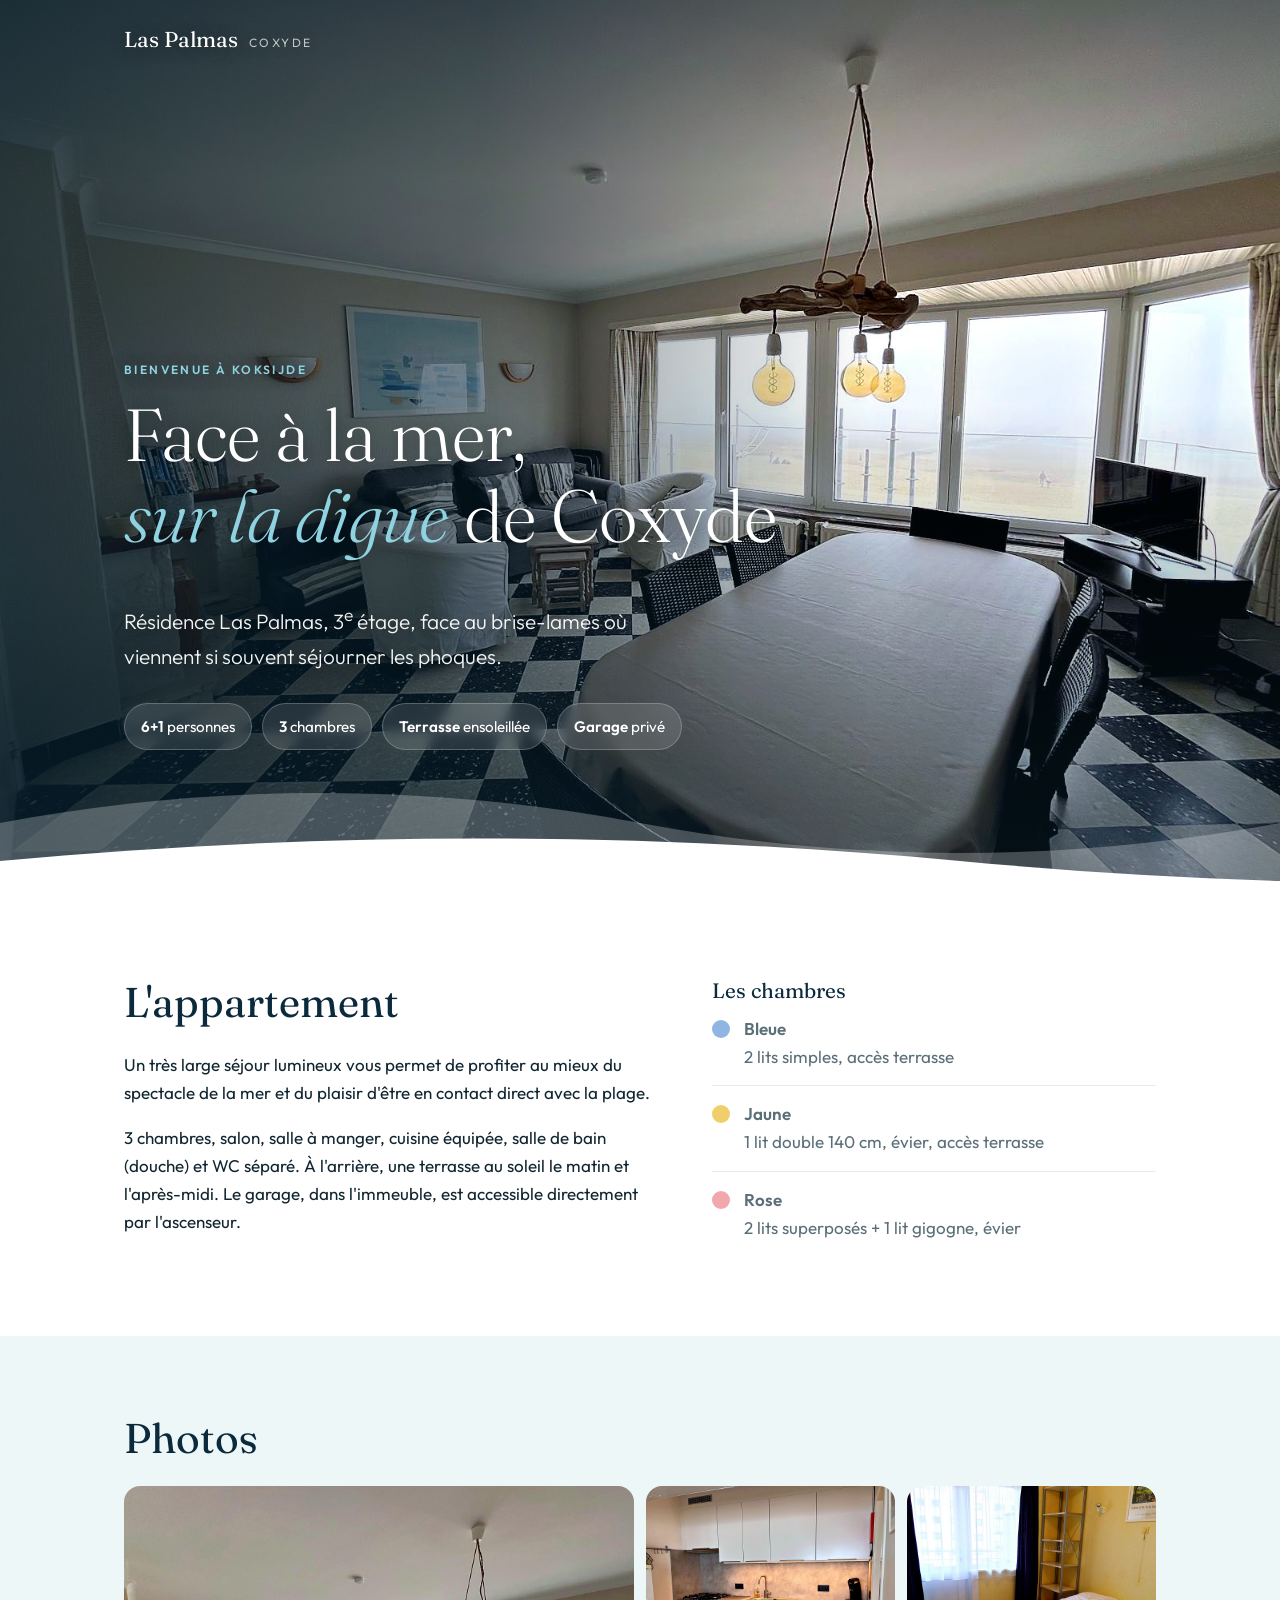
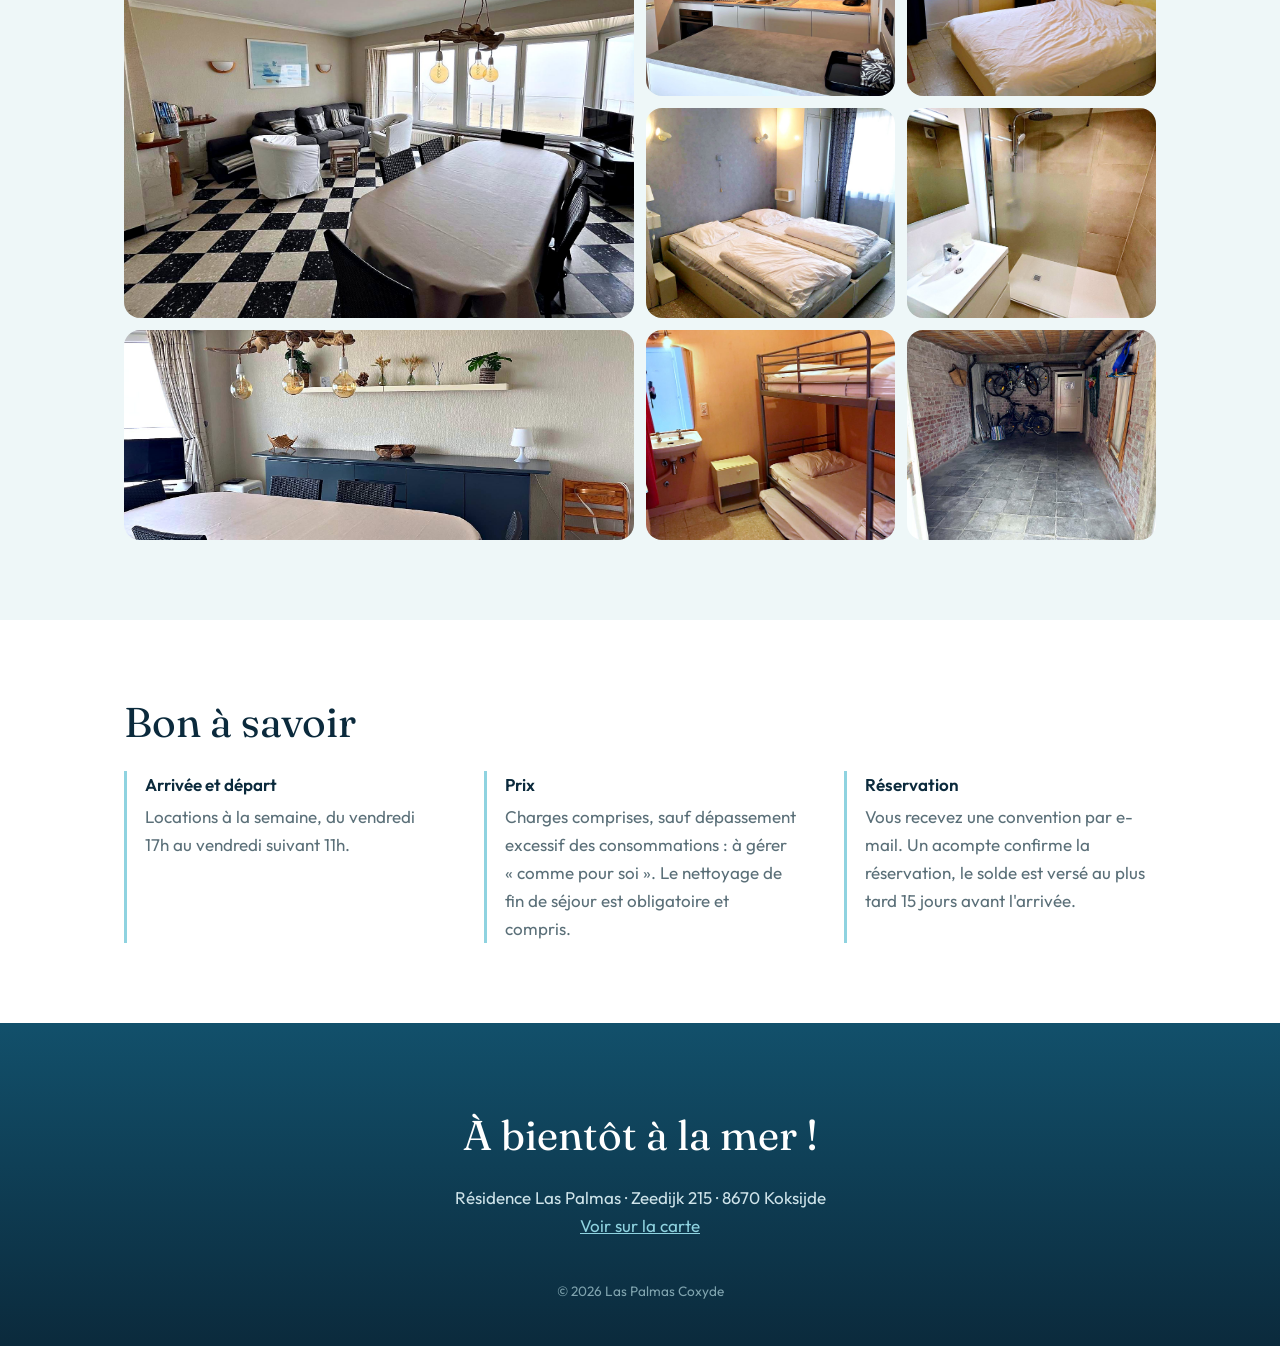
<file: site/index.html>
<!doctype html>
<html lang="fr">
<head>
  <meta charset="utf-8">
  <meta name="viewport" content="width=device-width, initial-scale=1">
  <title>Las Palmas Coxyde | Appartement face à la mer sur la digue</title>
  <meta name="description" content="Appartement face à la mer sur la digue de Coxyde (Koksijde), résidence Las Palmas, 3e étage. 3 chambres, jusqu'à 6+1 personnes, terrasse et garage.">
  <meta property="og:title" content="Las Palmas Coxyde, appartement face à la mer">
  <meta property="og:description" content="Sur la digue de Coxyde, face au brise-lames où viennent séjourner les phoques.">
  <meta property="og:image" content="photos/sejour-vue-mer.jpg">
  <meta name="theme-color" content="#0b2a3c">
  <link rel="icon" href="data:image/svg+xml,<svg xmlns='http://www.w3.org/2000/svg' viewBox='0 0 100 100'><text y='.9em' font-size='90'>🌊</text></svg>">
  <link rel="preconnect" href="https://fonts.googleapis.com">
  <link rel="preconnect" href="https://fonts.gstatic.com" crossorigin>
  <link href="https://fonts.googleapis.com/css2?family=Fraunces:opsz,wght@9..144,300;9..144,500&family=Outfit:wght@300;400;500;600&display=swap" rel="stylesheet">
  <link rel="stylesheet" href="css/style.css">
</head>
<body>

<header class="hero">
  <div class="topbar">
    <span class="brand">Las Palmas <small>Coxyde</small></span>
  </div>

  <div class="hero-inner">
    <p class="eyebrow">Bienvenue à Koksijde</p>
    <h1>Face à la mer,<br><em>sur la digue</em> de Coxyde</h1>
    <p class="lead">Résidence Las Palmas, 3<sup>e</sup> étage, face au brise-lames où viennent si souvent séjourner les phoques.</p>
    <ul class="facts">
      <li><strong>6+1</strong> personnes</li>
      <li><strong>3</strong> chambres</li>
      <li><strong>Terrasse</strong> ensoleillée</li>
      <li><strong>Garage</strong> privé</li>
    </ul>
  </div>

  <div class="waves" aria-hidden="true">
    <svg class="wave w1" viewBox="0 0 1440 120" preserveAspectRatio="none"><path d="M0 60c120-40 240-40 360 0s240 40 360 0 240-40 360 0 240 40 360 0v60H0z"/></svg>
    <svg class="wave w2" viewBox="0 0 1440 120" preserveAspectRatio="none"><path d="M0 80c180-30 360-30 540 0s360 30 540 0 270-30 360-10v50H0z"/></svg>
  </div>
</header>

<main>

  <section class="block">
    <div class="container two">
      <div>
        <h2>L'appartement</h2>
        <p>
          Un très large séjour lumineux vous permet de profiter au mieux du spectacle de la mer
          et du plaisir d'être en contact direct avec la plage.
        </p>
        <p>
          3 chambres, salon, salle à manger, cuisine équipée, salle de bain (douche) et WC séparé.
          À l'arrière, une terrasse au soleil le matin et l'après-midi.
          Le garage, dans l'immeuble, est accessible directement par l'ascenseur.
        </p>
      </div>
      <div>
        <h3>Les chambres</h3>
        <ul class="rooms">
          <li><i style="--c:#8fb6e3"></i><span><b>Bleue</b> 2 lits simples, accès terrasse</span></li>
          <li><i style="--c:#f0cf6b"></i><span><b>Jaune</b> 1 lit double 140 cm, évier, accès terrasse</span></li>
          <li><i style="--c:#f2a7ad"></i><span><b>Rose</b> 2 lits superposés + 1 lit gigogne, évier</span></li>
        </ul>
      </div>
    </div>
  </section>

  <section class="block tint">
    <div class="container">
      <h2>Photos</h2>
      <div class="gallery" id="gallery"></div>
    </div>
  </section>

  <section class="block">
    <div class="container">
      <h2>Bon à savoir</h2>
      <dl class="infos">
        <div><dt>Arrivée et départ</dt><dd>Locations à la semaine, du vendredi 17h au vendredi suivant 11h.</dd></div>
        <div><dt>Prix</dt><dd>Charges comprises, sauf dépassement excessif des consommations : à gérer « comme pour soi ». Le nettoyage de fin de séjour est obligatoire et compris.</dd></div>
        <div><dt>Réservation</dt><dd>Vous recevez une convention par e-mail. Un acompte confirme la réservation, le solde est versé au plus tard 15 jours avant l'arrivée.</dd></div>
      </dl>
    </div>
  </section>

  <section class="contact">
    <div class="container center">
      <h2>À bientôt à la mer !</h2>
      <p class="address">
        Résidence Las Palmas · Zeedijk 215 · 8670 Koksijde<br>
        <a href="https://www.google.com/maps/search/?api=1&amp;query=Zeedijk%20215%2C%208670%20Koksijde%2C%20Belgique" target="_blank" rel="noopener">Voir sur la carte</a>
      </p>
      <p class="footer">© <span id="year"></span> Las Palmas Coxyde</p>
    </div>
  </section>

</main>

<div class="lightbox" id="lightbox" hidden>
  <button class="lb-close" aria-label="Fermer">×</button>
  <button class="lb-prev" aria-label="Précédente">‹</button>
  <img alt="">
  <button class="lb-next" aria-label="Suivante">›</button>
  <p class="lb-caption"></p>
</div>

<script src="js/photos.js"></script>
<script src="js/main.js"></script>
</body>
</html>
</file>
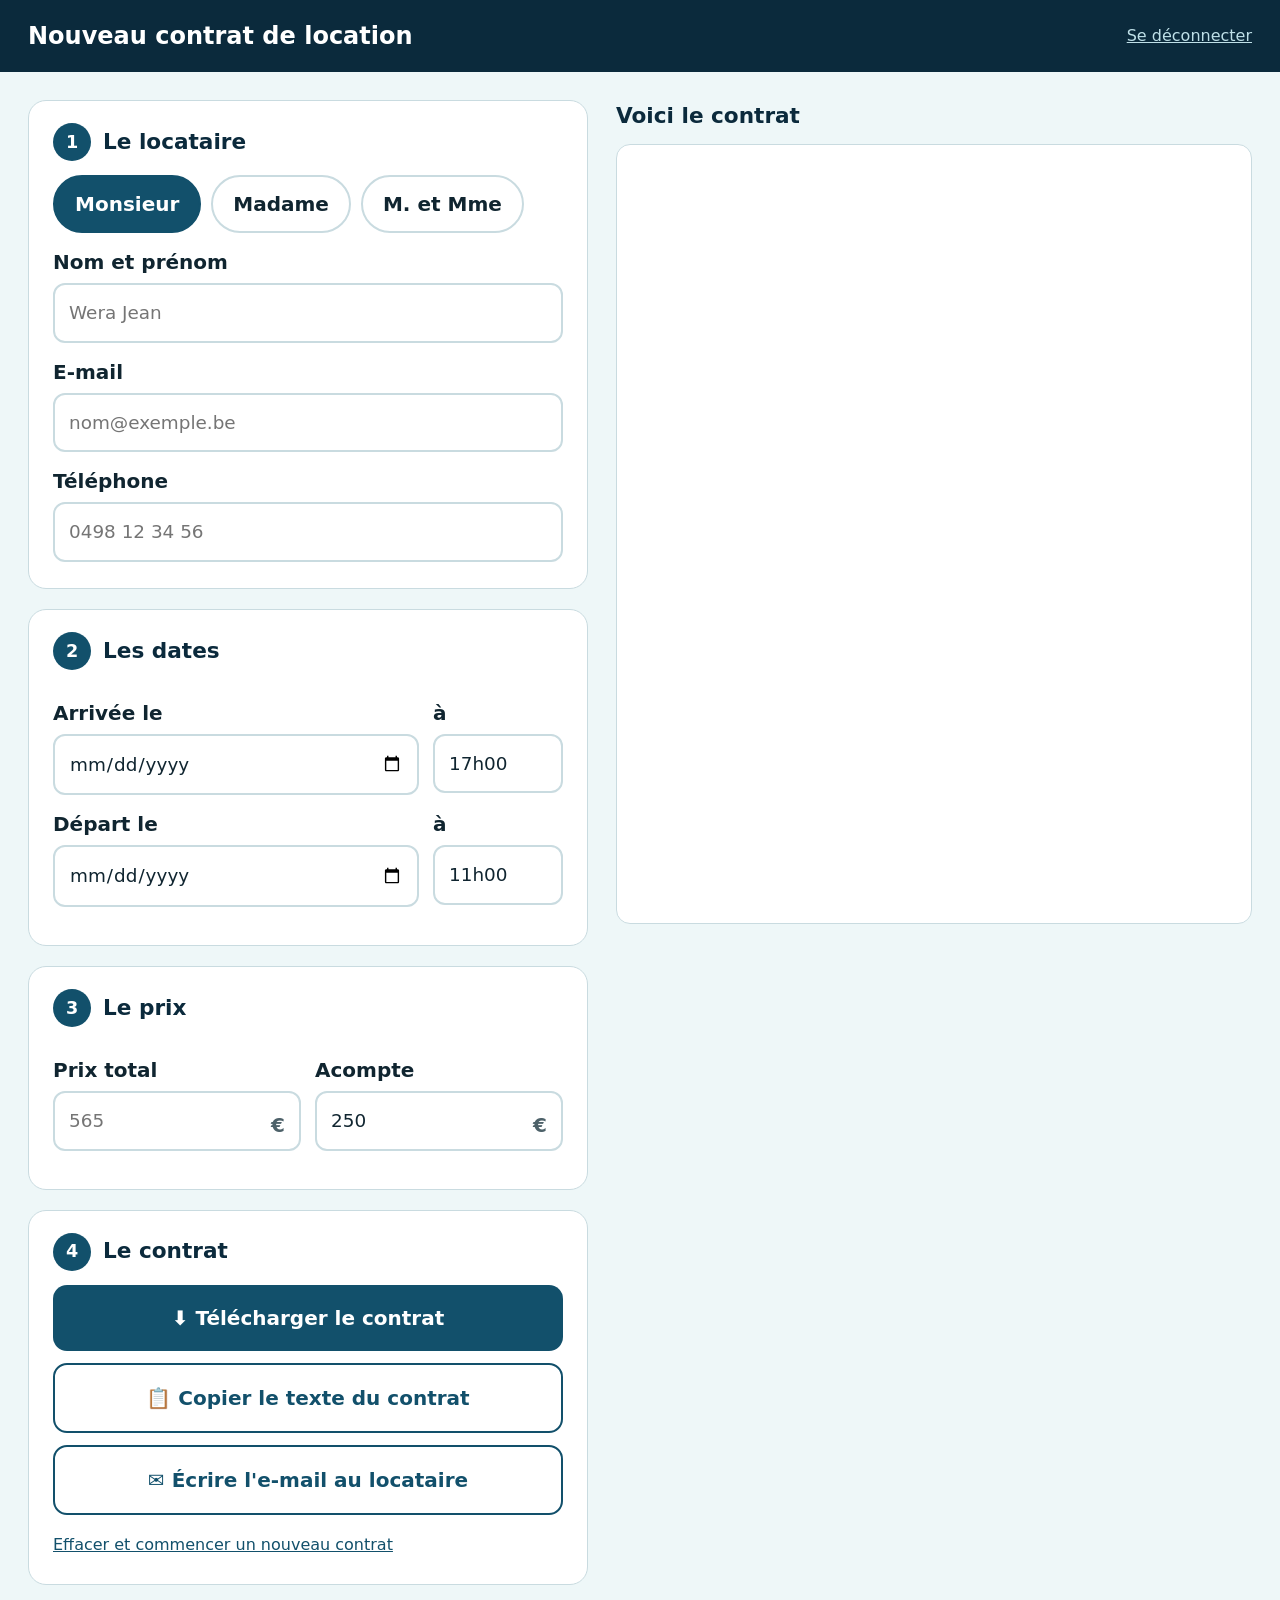
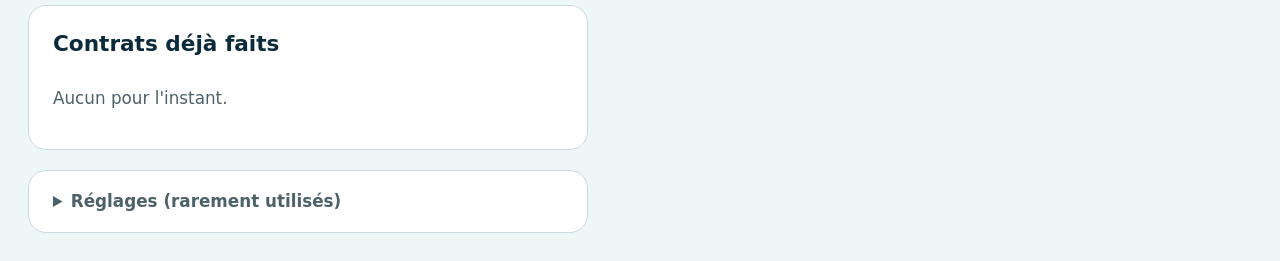
<file: site/admin/index.html>
<!doctype html>
<html lang="fr">
<head>
  <meta charset="utf-8">
  <meta name="viewport" content="width=device-width, initial-scale=1">
  <meta name="robots" content="noindex, nofollow">
  <title>Nouveau contrat | Las Palmas</title>
  <link rel="stylesheet" href="admin.css">
</head>
<body>
<header class="top">
  <h1>Nouveau contrat de location</h1>
  <a href="#" id="logout" class="logout">Se déconnecter</a>
</header>

<main class="layout">
  <form id="form" autocomplete="off" novalidate>

    <section class="step">
      <h2><span>1</span> Le locataire</h2>
      <div class="choices" role="radiogroup" aria-label="Civilité">
        <label><input type="radio" name="civilite" value="Monsieur" checked><span>Monsieur</span></label>
        <label><input type="radio" name="civilite" value="Madame"><span>Madame</span></label>
        <label><input type="radio" name="civilite" value="Monsieur et Madame"><span>M. et Mme</span></label>
      </div>
      <label>Nom et prénom
        <input name="nom" placeholder="Wera Jean">
      </label>
      <label>E-mail
        <input name="email" type="email" inputmode="email" placeholder="nom@exemple.be">
      </label>
      <label>Téléphone
        <input name="tel" type="tel" placeholder="0498 12 34 56">
      </label>
    </section>

    <section class="step">
      <h2><span>2</span> Les dates</h2>
      <div class="row">
        <label class="grow">Arrivée le
          <input name="debut" type="date">
        </label>
        <label class="small">à
          <input name="heureDebut" value="17h00">
        </label>
      </div>
      <div class="row">
        <label class="grow">Départ le
          <input name="fin" type="date">
        </label>
        <label class="small">à
          <input name="heureFin" value="11h00">
        </label>
      </div>
      <p class="note" id="nuits"></p>
    </section>

    <section class="step">
      <h2><span>3</span> Le prix</h2>
      <div class="row">
        <label class="grow">Prix total
          <span class="euro"><input name="prix" type="number" inputmode="numeric" min="0" step="1" placeholder="565"></span>
        </label>
        <label class="grow">Acompte
          <span class="euro"><input name="acompte" type="number" inputmode="numeric" min="0" step="1" value="250"></span>
        </label>
      </div>
      <p class="note" id="solde"></p>
    </section>

    <section class="step final">
      <h2><span>4</span> Le contrat</h2>
      <div class="message" id="message" hidden></div>
      <button type="button" class="btn" id="download">⬇️ Télécharger le contrat</button>
      <button type="button" class="btn btn-second" id="copy">📋 Copier le texte du contrat</button>
      <button type="button" class="btn btn-second" id="mail">✉️ Écrire l'e-mail au locataire</button>
      <p class="note" id="mailHint" hidden>Votre messagerie va s'ouvrir avec le message déjà écrit. Ajoutez en pièce jointe le contrat que vous venez de télécharger (il se trouve dans « Téléchargements »).</p>
      <button type="button" class="link" id="clear">Effacer et commencer un nouveau contrat</button>
    </section>

    <section class="step history">
      <h2>Contrats déjà faits</h2>
      <ul id="history"><li class="note">Aucun pour l'instant.</li></ul>
    </section>

    <details class="settings">
      <summary>Réglages (rarement utilisés)</summary>
      <div class="settings-body">
        <label>Adresse du locataire (facultatif)
          <textarea name="adresse" rows="2"></textarea>
        </label>
        <div class="row">
          <label class="grow">Jours pour payer l'acompte
            <input name="delaiAcompte" type="number" min="1" value="7">
          </label>
          <label class="grow">Solde : jours avant l'arrivée
            <input name="delaiSolde" type="number" min="1" value="15">
          </label>
        </div>
        <div class="row">
          <label class="grow">Contrat fait à
            <input name="lieu" value="Aubel">
          </label>
          <label class="grow">Le
            <input name="dateDoc" type="date">
          </label>
        </div>
        <label>Propriétaire
          <input name="proprietaire">
        </label>
        <label>Adresse du propriétaire
          <textarea name="proprioAdresse" rows="2"></textarea>
        </label>
        <div class="row">
          <label class="grow">Téléphone
            <input name="proprioTel">
          </label>
          <label class="grow">E-mail
            <input name="proprioEmail">
          </label>
        </div>
        <label>Appartement
          <textarea name="logement" rows="4"></textarea>
        </label>
        <div class="row">
          <label class="grow">IBAN
            <input name="iban">
          </label>
          <label class="small">BIC
            <input name="bic">
          </label>
        </div>
        <button type="button" class="link" id="resetProprio">Remettre les valeurs d'origine</button>
      </div>
    </details>
  </form>

  <section class="preview">
    <h2>Voici le contrat</h2>
    <iframe id="preview" title="Aperçu du contrat"></iframe>
  </section>
</main>

<script src="../vendor/jspdf.umd.min.js"></script>
<script src="contrat.js"></script>
<script src="admin.js"></script>
</body>
</html>
</file>
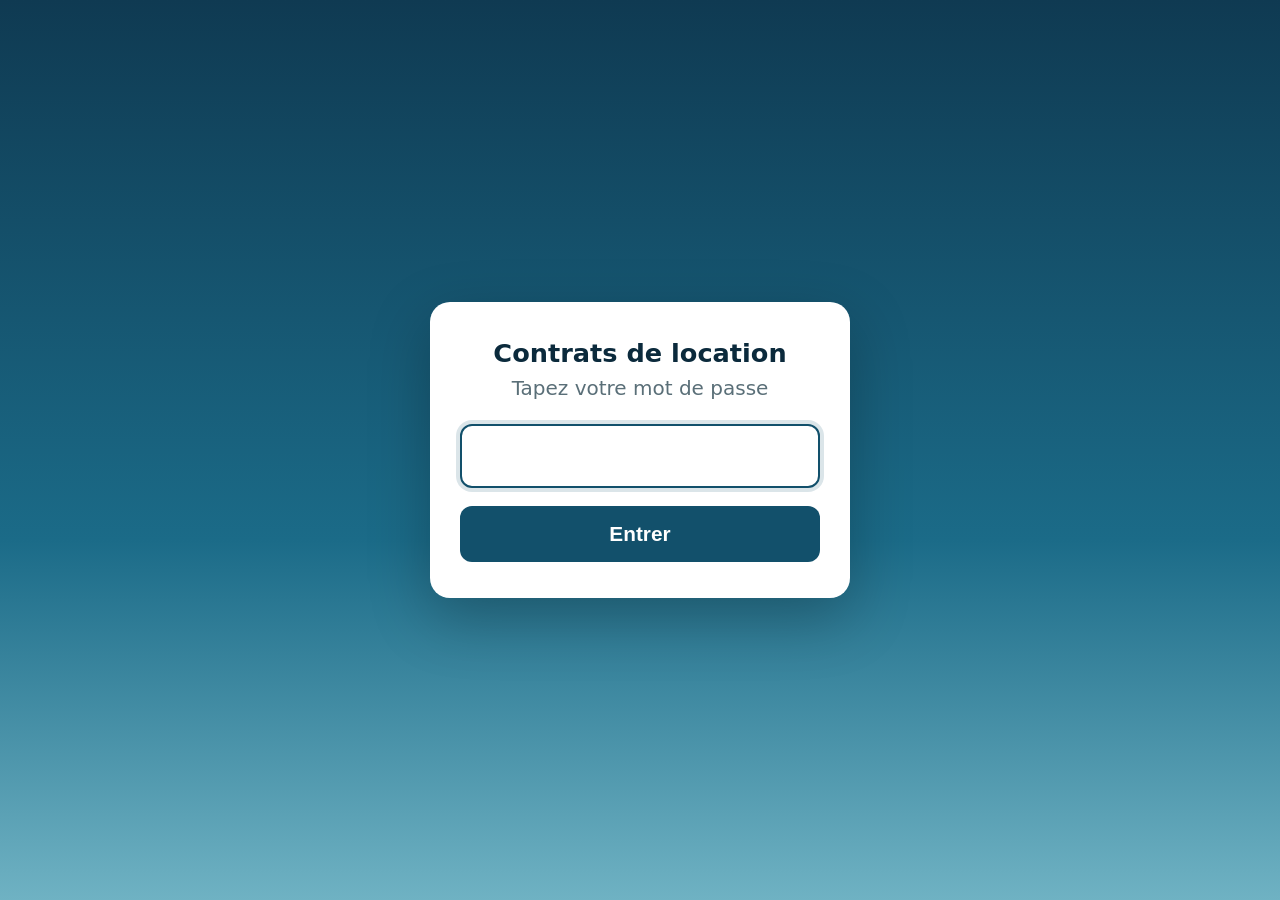
<file: site/connexion/index.html>
<!doctype html>
<html lang="fr">
<head>
  <meta charset="utf-8">
  <meta name="viewport" content="width=device-width, initial-scale=1">
  <meta name="robots" content="noindex, nofollow">
  <title>Connexion | Las Palmas</title>
  <style>
    * { box-sizing: border-box; }
    body {
      margin: 0; min-height: 100vh; display: flex; align-items: center; justify-content: center; padding: 20px;
      font-family: system-ui, -apple-system, "Segoe UI", Roboto, sans-serif; font-size: 20px; color: #102530;
      background: linear-gradient(180deg, #0f3a52, #1b6b88 60%, #6fb2c3);
    }
    form { background: #fff; border-radius: 20px; padding: 36px 30px; width: 100%; max-width: 420px; box-shadow: 0 20px 60px rgba(0,0,0,.25); text-align: center; }
    h1 { font-size: 1.6rem; margin: 0 0 8px; color: #0b2a3c; }
    p { margin: 0 0 24px; color: #5a6f78; }
    input { width: 100%; font-size: 1.5rem; padding: 16px; border: 2px solid #9fbcc6; border-radius: 12px; text-align: center; letter-spacing: .2em; }
    input:focus { outline: none; border-color: #12506b; box-shadow: 0 0 0 4px rgba(18,80,107,.15); }
    button { width: 100%; margin-top: 18px; font-size: 1.3rem; font-weight: 700; padding: 16px; border: 0; border-radius: 12px; background: #12506b; color: #fff; cursor: pointer; }
    button:hover { background: #0b2a3c; }
    .erreur { display: none; margin: 0 0 18px; padding: 12px; border-radius: 10px; background: #fdecea; color: #a12a1c; font-weight: 600; }
    .erreur.visible { display: block; }
  </style>
</head>
<body>
  <form id="f">
    <h1>Contrats de location</h1>
    <p>Tapez votre mot de passe</p>
    <div class="erreur" id="erreur">Mot de passe incorrect. Réessayez.</div>
    <input id="mdp" type="password" autocomplete="current-password" autofocus aria-label="Mot de passe">
    <button type="submit">Entrer</button>
  </form>
  <script>
    if (/[?&]erreur=1/.test(location.search)) document.getElementById("erreur").classList.add("visible");
    document.getElementById("f").addEventListener("submit", function (e) {
      e.preventDefault();
      var v = document.getElementById("mdp").value.trim();
      if (!v) return;
      document.cookie = "coxyde_admin=" + encodeURIComponent(v) + "; Path=/; Max-Age=31536000; SameSite=Strict" +
        (location.protocol === "https:" ? "; Secure" : "");
      location.href = "/admin/";
    });
  </script>
</body>
</html>
</file>
<file: site/css/style.css>
:root {
  --deep: #0b2a3c;
  --ocean: #12506b;
  --sea: #1b7a96;
  --lagoon: #8fd3e0;
  --foam: #eef7f8;
  --ink: #102530;
  --muted: #5a6f78;
  --radius: 16px;
}

* { box-sizing: border-box; }
html { scroll-behavior: smooth; }
body {
  margin: 0; font-family: "Outfit", system-ui, -apple-system, "Segoe UI", sans-serif;
  color: var(--ink); background: #fff; line-height: 1.65; font-size: 17px; -webkit-font-smoothing: antialiased;
}
img { max-width: 100%; display: block; }
h1, h2, h3 { font-family: "Fraunces", Georgia, serif; font-weight: 400; line-height: 1.1; margin: 0 0 .6em; color: var(--deep); }
h1 { font-size: clamp(2.4rem, 6.5vw, 4.6rem); font-weight: 300; color: #fff; }
h1 em { font-style: italic; color: var(--lagoon); }
h2 { font-size: clamp(1.8rem, 4vw, 2.6rem); }
h3 { font-size: 1.3rem; }
p { margin: 0 0 1em; }
a { color: var(--sea); }

.container { max-width: 1080px; margin: 0 auto; padding: 0 24px; }
.center { text-align: center; }

.btn {
  display: inline-block; padding: .85em 1.6em; border-radius: 999px; text-decoration: none; font-weight: 500;
  border: 1.5px solid transparent; transition: transform .2s, background .2s;
}
.btn:hover { transform: translateY(-2px); }
.btn-small { padding: .5em 1.2em; font-size: .92rem; }
.btn-light { background: #fff; color: var(--deep); }
.btn-outline-light { color: #fff; border-color: rgba(255,255,255,.6); }
.btn-outline-light:hover { background: rgba(255,255,255,.12); }

/* En-tête */
.hero {
  position: relative; color: #fff; overflow: hidden;
  min-height: 100vh; min-height: 100svh; display: flex; flex-direction: column;
  background:
    linear-gradient(90deg, rgba(6,28,40,.78) 0%, rgba(6,28,40,.5) 38%, rgba(6,28,40,0) 68%),
    linear-gradient(180deg, rgba(6,28,40,.4) 0%, rgba(6,28,40,0) 20%, rgba(6,28,40,0) 45%, rgba(6,28,40,.6) 100%),
    url("../photos/sejour-vue-mer.jpg") center 55% / cover no-repeat,
    linear-gradient(180deg, #0f3a52 0%, #1b6b88 55%, #6fb2c3 100%);
}
.hero h1, .hero .lead, .hero .eyebrow, .brand { text-shadow: 0 2px 18px rgba(0,0,0,.45); }
.topbar { width: 100%; display: flex; justify-content: flex-start; align-items: center; max-width: 1080px; margin: 0 auto; padding: 22px 24px; }
.brand { font-family: "Fraunces", serif; font-size: 1.35rem; }
.brand small { font-family: "Outfit", sans-serif; font-size: .75rem; letter-spacing: .2em; text-transform: uppercase; opacity: .7; margin-left: 6px; }
.hero-inner { position: relative; z-index: 2; max-width: 1080px; width: 100%; margin: auto auto 0; padding: 60px 24px 150px; }
.eyebrow { text-transform: uppercase; letter-spacing: .2em; font-size: .75rem; font-weight: 600; color: var(--lagoon); margin-bottom: 1rem; }
.lead { font-size: clamp(1.1rem, 2vw, 1.3rem); font-weight: 300; max-width: 560px; opacity: .95; }
.facts { list-style: none; padding: 0; margin: 30px 0 0; display: flex; flex-wrap: wrap; gap: 10px; }
.facts li { padding: 10px 16px; border-radius: 999px; background: rgba(255,255,255,.12); border: 1px solid rgba(255,255,255,.22); backdrop-filter: blur(6px); font-size: .95rem; }
.facts strong { font-weight: 600; }

.waves { position: absolute; left: 0; right: 0; bottom: -1px; height: 120px; pointer-events: none; }
.wave { position: absolute; bottom: 0; left: 0; width: 200%; height: 100%; animation: swell 18s linear infinite; }
.wave.w1 { fill: rgba(255,255,255,.25); bottom: 18px; animation-duration: 14s; animation-direction: reverse; }
.wave.w2 { fill: #fff; }
@keyframes swell { to { transform: translateX(-50%); } }

/* Blocs */
.block { padding: 80px 0; }
.tint { background: var(--foam); }
.two { display: grid; grid-template-columns: 1.2fr 1fr; gap: 56px; align-items: start; }

.rooms { list-style: none; padding: 0; margin: 0; }
.rooms li { display: flex; gap: 14px; align-items: flex-start; padding: 14px 0; border-top: 1px solid #e3ecee; }
.rooms li:first-child { border-top: 0; padding-top: 0; }
.rooms i { flex: none; width: 18px; height: 18px; border-radius: 50%; background: var(--c); margin-top: 5px; }
.rooms b { display: block; font-weight: 600; }
.rooms span { color: var(--muted); }

/* Galerie */
.gallery { display: grid; grid-template-columns: repeat(4, 1fr); grid-auto-rows: 210px; gap: 12px; }
.gallery figure { margin: 0; border-radius: var(--radius); overflow: hidden; cursor: zoom-in; background: #dfeef1; }
.gallery { grid-auto-flow: dense; }
.gallery figure:first-child { grid-column: span 2; grid-row: span 2; }
.gallery figure.wide { grid-column: span 2; }
.gallery img { width: 100%; height: 100%; object-fit: cover; transition: transform .6s; }
.gallery figure:hover img { transform: scale(1.05); }
.gallery figure.missing { display: none; }

/* Bon à savoir */
.infos { margin: 0; display: grid; grid-template-columns: repeat(3, 1fr); gap: 28px 48px; }
.infos div { border-left: 3px solid var(--lagoon); padding-left: 18px; }
.infos dt { font-weight: 600; color: var(--deep); margin-bottom: 4px; }
.infos dd { margin: 0; color: var(--muted); }

/* Contact */
.contact { background: linear-gradient(180deg, var(--ocean), var(--deep)); color: #fff; padding: 90px 0 30px; }
.contact h2 { color: #fff; }
.contact p { color: #cfe4ea; }
.actions { display: flex; gap: 12px; justify-content: center; flex-wrap: wrap; margin: 28px 0 40px; }
.address a { color: var(--lagoon); }
.footer { font-size: .85rem; margin-top: 40px; color: #7fa3ae !important; }

/* Visionneuse */
.lightbox { position: fixed; inset: 0; background: rgba(6,32,46,.95); z-index: 100; display: flex; align-items: center; justify-content: center; }
.lightbox[hidden] { display: none; }
.lightbox img { max-width: 90vw; max-height: 82vh; border-radius: 12px; }
.lightbox button { position: absolute; background: rgba(255,255,255,.12); border: 0; color: #fff; font-size: 2rem; cursor: pointer; width: 50px; height: 50px; border-radius: 50%; line-height: 1; }
.lb-close { top: 18px; right: 18px; }
.lb-prev { left: 14px; }
.lb-next { right: 14px; }
.lb-caption { position: absolute; bottom: 20px; color: #dfe9ee; margin: 0; }

@media (prefers-reduced-motion: reduce) { .wave { animation: none; } }

@media (max-width: 820px) {
  .two, .infos { grid-template-columns: 1fr; gap: 32px; }
  .gallery { grid-template-columns: 1fr 1fr; grid-auto-rows: 170px; }
  .block { padding: 60px 0; }
  .hero-inner { padding: 30px 24px 120px; }
}
@media (max-width: 520px) {
  body { font-size: 16px; }
  .hero {
    background:
      linear-gradient(180deg, rgba(6,28,40,.35) 0%, rgba(6,28,40,.05) 25%, rgba(6,28,40,.55) 50%, rgba(6,28,40,.85) 100%),
      url("../photos/sejour-vue-mer.jpg") 72% 50% / cover no-repeat, #0f3a52;
  }
  .gallery { grid-template-columns: 1fr; grid-auto-rows: 230px; }
  .gallery figure:first-child, .gallery figure.wide { grid-column: auto; grid-row: auto; }
  .actions .btn { width: 100%; }
  .lb-prev { left: 6px; } .lb-next { right: 6px; }
}
</file>
<file: site/admin/admin.css>
:root {
  --deep: #0b2a3c;
  --ocean: #12506b;
  --foam: #eef7f8;
  --line: #c9dbe0;
  --ink: #102530;
  --muted: #4d6169;
  --ok: #1f7a4d;
  --err: #a12a1c;
}
* { box-sizing: border-box; }
body { margin: 0; font-family: system-ui, -apple-system, "Segoe UI", Roboto, sans-serif; color: var(--ink); background: var(--foam); font-size: 20px; line-height: 1.5; }

.top { background: var(--deep); color: #fff; padding: 18px 28px; display: flex; justify-content: space-between; align-items: center; gap: 16px; }
.top h1 { margin: 0; font-size: 1.5rem; }
.logout { color: #bfe0e8; font-size: 1rem; }

.layout { display: grid; grid-template-columns: minmax(360px, 560px) 1fr; gap: 28px; padding: 28px; align-items: start; }
form { display: flex; flex-direction: column; gap: 20px; }

.step { background: #fff; border-radius: 18px; padding: 22px 24px 26px; border: 1px solid var(--line); }
.step h2 { display: flex; align-items: center; gap: 12px; margin: 0 0 14px; font-size: 1.35rem; color: var(--deep); }
.step h2 span { display: inline-flex; align-items: center; justify-content: center; width: 38px; height: 38px; border-radius: 50%; background: var(--ocean); color: #fff; font-size: 1.1rem; flex: none; }

label { display: block; font-weight: 600; margin-top: 14px; }
input, textarea {
  display: block; width: 100%; margin-top: 6px; padding: 14px 14px; font: inherit; font-weight: 400; font-size: 1.15rem; color: var(--ink);
  border: 2px solid var(--line); border-radius: 12px; background: #fff;
}
input:focus, textarea:focus { outline: none; border-color: var(--ocean); box-shadow: 0 0 0 4px rgba(18,80,107,.15); }
input.invalid { border-color: var(--err); background: #fff6f5; }
textarea { resize: vertical; }
.row { display: flex; gap: 14px; }
.grow { flex: 1; }
.small { width: 130px; flex: none; }
.euro { position: relative; display: block; }
.euro::after { content: "€"; position: absolute; right: 16px; top: 50%; transform: translateY(-38%); color: var(--muted); font-weight: 600; }
.euro input { padding-right: 40px; }

.choices { display: flex; gap: 10px; flex-wrap: wrap; }
.choices label { margin: 0; }
.choices input { position: absolute; opacity: 0; pointer-events: none; }
.choices span { display: inline-block; padding: 12px 20px; border: 2px solid var(--line); border-radius: 999px; cursor: pointer; font-weight: 600; }
.choices input:checked + span { background: var(--ocean); border-color: var(--ocean); color: #fff; }
.choices input:focus-visible + span { box-shadow: 0 0 0 4px rgba(18,80,107,.25); }

.note { margin: 12px 0 0; color: var(--muted); font-size: 1.05rem; }
.note.strong { color: var(--ink); font-weight: 600; }

.btn { display: block; width: 100%; padding: 18px; margin-top: 12px; border: 0; border-radius: 14px; background: var(--ocean); color: #fff; font: inherit; font-size: 1.25rem; font-weight: 700; cursor: pointer; }
.btn:hover { background: var(--deep); }
.btn-second { background: #fff; color: var(--ocean); border: 2px solid var(--ocean); }
.btn-second:hover { background: var(--foam); }
.link { background: none; border: 0; color: var(--ocean); text-decoration: underline; cursor: pointer; font: inherit; font-size: 1rem; padding: 0; margin-top: 18px; }

.message { margin-bottom: 6px; padding: 14px 16px; border-radius: 12px; font-weight: 600; }
.message.err { background: #fdecea; color: var(--err); }
.message.ok { background: #e7f5ee; color: var(--ok); }

.history ul { list-style: none; margin: 0; padding: 0; }
.history li { display: flex; justify-content: space-between; gap: 12px; align-items: center; padding: 12px 0; border-top: 1px solid #e6eef0; font-size: 1.05rem; }
.history li:first-child { border-top: 0; }
.history button { background: var(--foam); border: 1px solid var(--line); border-radius: 10px; padding: 8px 14px; color: var(--ocean); font: inherit; font-size: 1rem; font-weight: 600; cursor: pointer; flex: none; }

.settings { background: #fff; border-radius: 18px; border: 1px solid var(--line); padding: 18px 24px; }
.settings summary { cursor: pointer; font-weight: 600; color: var(--muted); font-size: 1.05rem; }
.settings-body { padding-bottom: 8px; }

.preview { position: sticky; top: 20px; }
.preview h2 { margin: 0 0 12px; font-size: 1.35rem; color: var(--deep); }
.preview iframe { width: 100%; height: calc(100vh - 120px); min-height: 640px; border: 1px solid var(--line); border-radius: 14px; background: #fff; }

@media (max-width: 960px) {
  body { font-size: 19px; }
  .layout { grid-template-columns: 1fr; padding: 14px; }
  .preview { position: static; }
  .preview iframe { height: 80vh; min-height: 0; }
  .top { padding: 14px 18px; }
  .top h1 { font-size: 1.2rem; }
}
@media (max-width: 480px) {
  .row { flex-direction: column; gap: 0; }
  .small { width: auto; }
}
</file>
